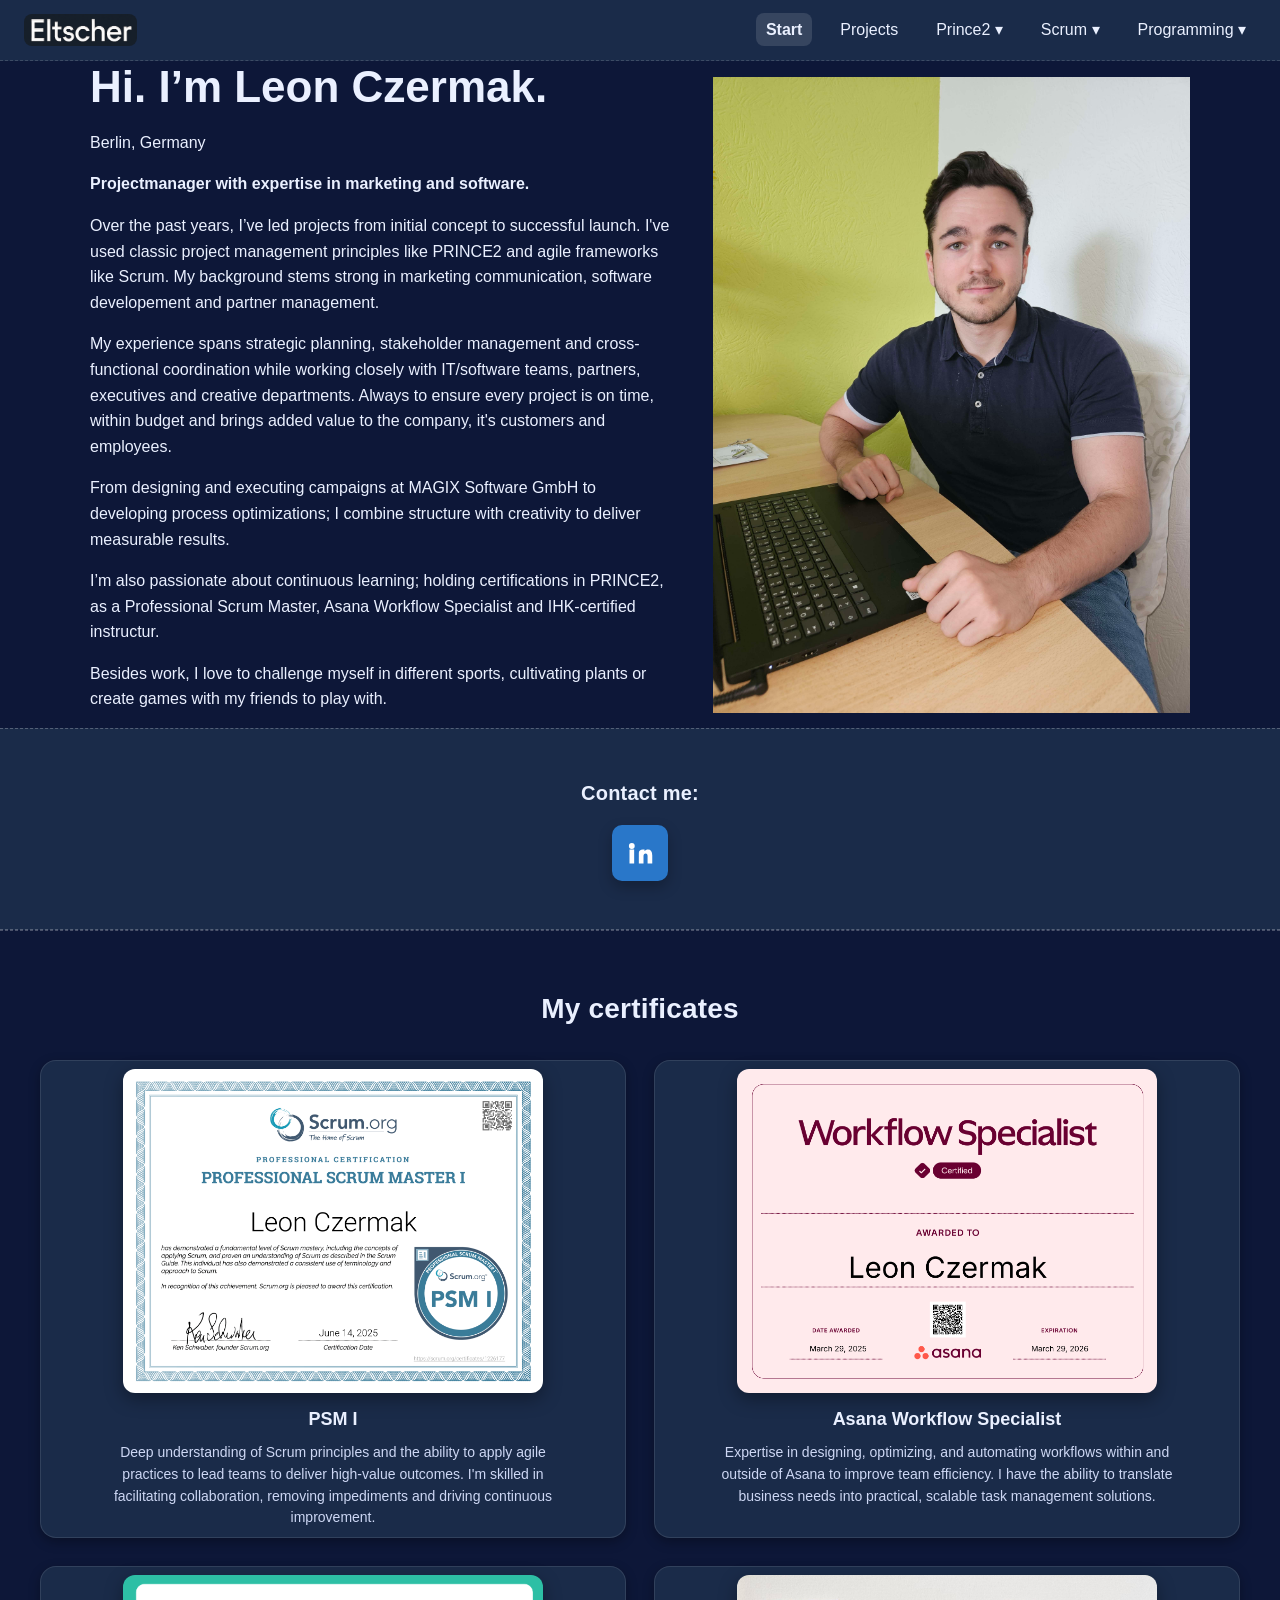
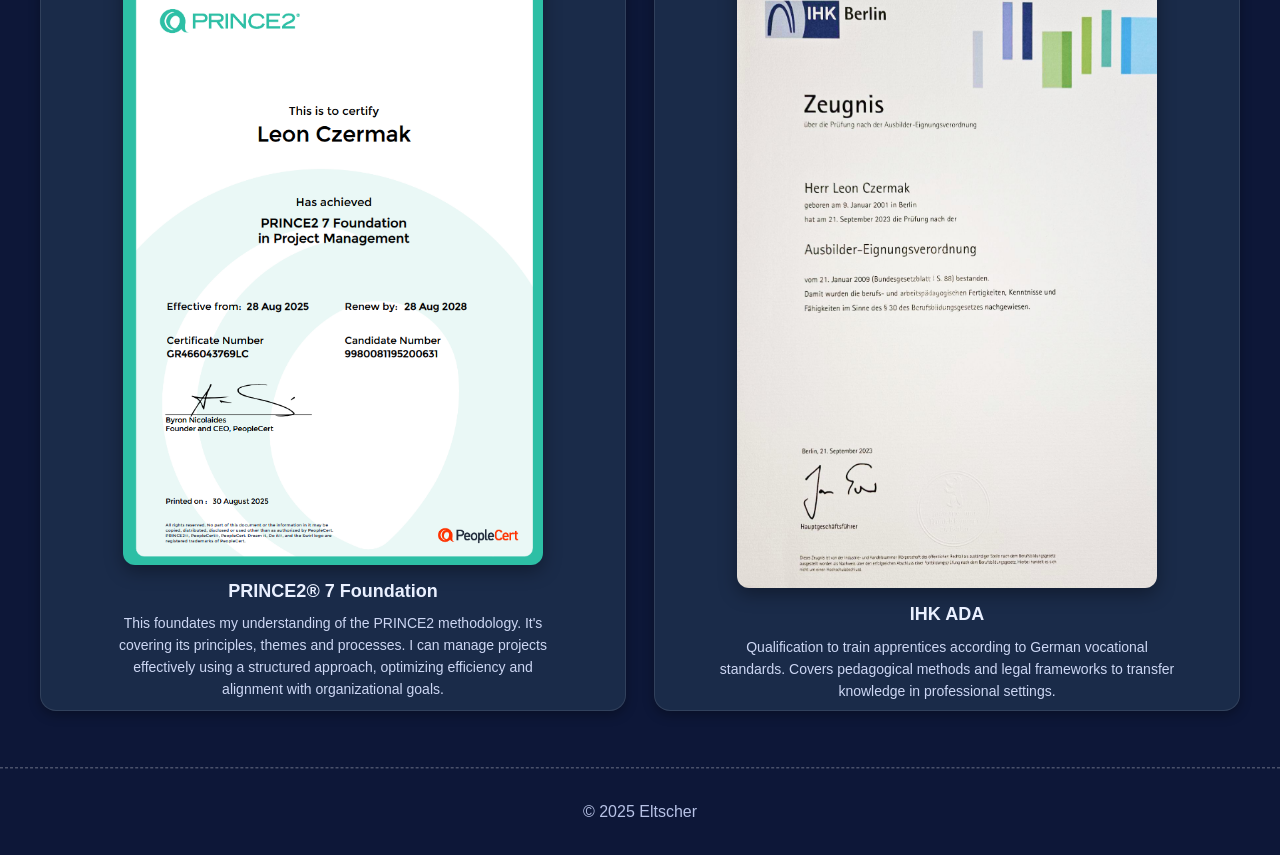
<file: index.html>
<!DOCTYPE html><html lang="en"><head><meta charset="utf-8"><meta name="viewport" content="width=device-width,initial-scale=1">
<title>Eltscher — Start</title><link rel="stylesheet" href="style.css"></head><body>
<link rel="stylesheet" href="https://cdnjs.cloudflare.com/ajax/libs/font-awesome/6.5.0/css/all.min.css">

  <header class="navbar">
    <div class="inner">
      <div class="brand">
        <img src="assets/logo.jpg" alt="Eltscher logo" class="logo">
      </div>
      <ul class="nav">
        <li><a href="index.html">Start</a></li>
        <li><a href="projects.html">Projects</a></li>
        <li class="dropdown"><a href="#">Prince2 ▾</a><div class="menu"><a href="prince2.html">Templates for Beginners</a></div></li>
        <li class="dropdown"><a href="#">Scrum ▾</a><div class="menu"><a href="scrum.html">Marketing Campaign</a></div></li>
        <li class="dropdown"><a href="#">Programming ▾</a><div class="menu"><a href="programming.html">Templates</a></div></li>
      </ul>
    </div> 
  </header>

<section class="hero container">
  <div class="grid">
    <div>
      <h1>Hi. I’m Leon Czermak.</h1>
	  <p>Berlin, Germany</p>
      <p><strong>Projectmanager with expertise in marketing and software.</strong></p>
	  <p>Over the past years, I’ve led projects from initial concept to successful launch. I've used classic project management principles like PRINCE2 and agile frameworks like Scrum. My background stems strong in marketing communication, software developement and partner management.</p>
	  <p>My experience spans strategic planning, stakeholder management and cross-functional coordination while working closely with IT/software teams, partners, executives and creative departments. Always to ensure every project is on time, within budget and brings added value to the company, it's customers and employees.</p>
	  <p>From designing and executing campaigns at MAGIX Software GmbH to developing process optimizations; I combine structure with creativity to deliver measurable results.</p>
	  <p>I’m also passionate about continuous learning; holding certifications in PRINCE2, as a Professional Scrum Master, Asana Workflow Specialist and IHK-certified instructur.</p>
	  <p>Besides work, I love to challenge myself in different sports, cultivating plants or create games with my friends to play with. </p>
    </div>
    <div>
      <img src="assets/leon-photo.jpg" alt="Leon profile photo" width="100%" height="100%">
    </div>
  </div>
</section>
<section class="contact-section" aria-labelledby="contact-title">
  <div class="contact-inner">
    <h2 id="contact-title">Contact me:</h2>

    <a class="btn-linkedin"
       href="https://de.linkedin.com/in/leon-czermak"
       target="_blank" rel="noopener">
      <span class="sr-only"></span>
      <!-- LinkedIn icon (SVG) -->
      <svg viewBox="0 0 24 24" aria-hidden="true" width="100%" height="100%">
        <path d="M4.98 3.5a2.5 2.5 0 1 1 0 5.001 2.5 2.5 0 0 1 0-5zM3 9h4v12H3zM14.5 9c-2.21 0-3.5 1.265-3.5 3.004V21h4v-6.3c0-1.32.66-2.2 1.86-2.2 1.12 0 1.64.79 1.64 2.2V21h4v-6.9C22.5 10.67 21.16 9 18.86 9c-1.18 0-2.28.5-3.01 1.36V9h-1.35z"/>
      </svg>
    </a>
  </div>
</section>
<!-- Certificates Section -->
<section class="certs" aria-labelledby="certs-title">
  <div class="certs__inner">
    <h2 id="certs-title">My certificates</h2>

    <div class="certs__grid">
      <!-- PSM I -->
      <article class="cert">
        <img src="assets/cert-psm1.jpg" alt="Professional Scrum Master I certificate">
        <h3>PSM I</h3>
        <p>Deep understanding of Scrum principles and the ability to apply agile practices to lead teams to deliver high-value outcomes. I'm skilled in facilitating collaboration, removing impediments and driving continuous improvement.<p>
      </article>

      <!-- Asana Workflow Specialist -->
      <article class="cert">
        <img src="assets/cert-asana.jpg" alt="Asana Workflow Specialist certificate">
        <h3>Asana Workflow Specialist</h3>
        <p>Expertise in designing, optimizing, and automating workflows within and outside of Asana to improve team efficiency. I have the ability to translate business needs into practical, scalable task management solutions.<p>
      </article>

      <!-- PRINCE2 7 Foundation -->
      <article class="cert">
        <img src="assets/cert-prince2.jpg" alt="PRINCE2 7 Foundation certificate">
        <h3>PRINCE2® 7 Foundation</h3>
        <p>This foundates my understanding of the PRINCE2 methodology. It's covering its principles, themes and processes. I can manage projects effectively using a structured approach, optimizing efficiency and alignment with organizational goals.<p>
      </article>

      <!-- IHK ADA -->
      <article class="cert">
        <img src="assets/cert-ihk-ada.jpg" alt="IHK Ausbildereignungsprüfung (ADA) certificate">
        <h3>IHK ADA</h3>
        <p>Qualification to train apprentices according to German vocational standards. Covers pedagogical methods and legal frameworks to transfer knowledge in professional settings.<p>
      </article>
    </div>
  </div>
</section>
<footer>© 2025 Eltscher</footer>

<script>
  const observer = new IntersectionObserver((entries) => {
    entries.forEach(e => {
      if (e.isIntersecting) {
        e.target.classList.add('visible');
      }
    });
  }, { threshold: 0.15 });

  document.querySelectorAll('.cert, .project-card, .scrum-card, .card')
    .forEach(el => observer.observe(el));
</script>
<script>
  document.querySelectorAll('.nav a').forEach(link => {
    if (link.href === location.href) {
      link.style.background = 'rgba(255,255,255,0.12)';
      link.style.fontWeight = '700';
    }
  });
</script>
<script>
  const h1 = document.querySelector('.hero h1');
  const text = h1.textContent;
  h1.textContent = '';
  let i = 0;
  const type = () => {
    if (i < text.length) {
      h1.textContent += text[i++];
      setTimeout(type, 55);
    }
  };
  type();
</script>
<button id="top-btn" onclick="window.scrollTo({top:0,behavior:'smooth'})"
  style="position:fixed;bottom:28px;right:28px;display:none;
         background:#2f75ff;color:#fff;border:none;border-radius:50%;
         width:44px;height:44px;font-size:20px;cursor:pointer;z-index:999">↑</button>

<script>
  const btn = document.getElementById('top-btn');
  window.addEventListener('scroll', () => {
    btn.style.display = window.scrollY > 300 ? 'block' : 'none';
  });
</script>
</body></html>
</file>
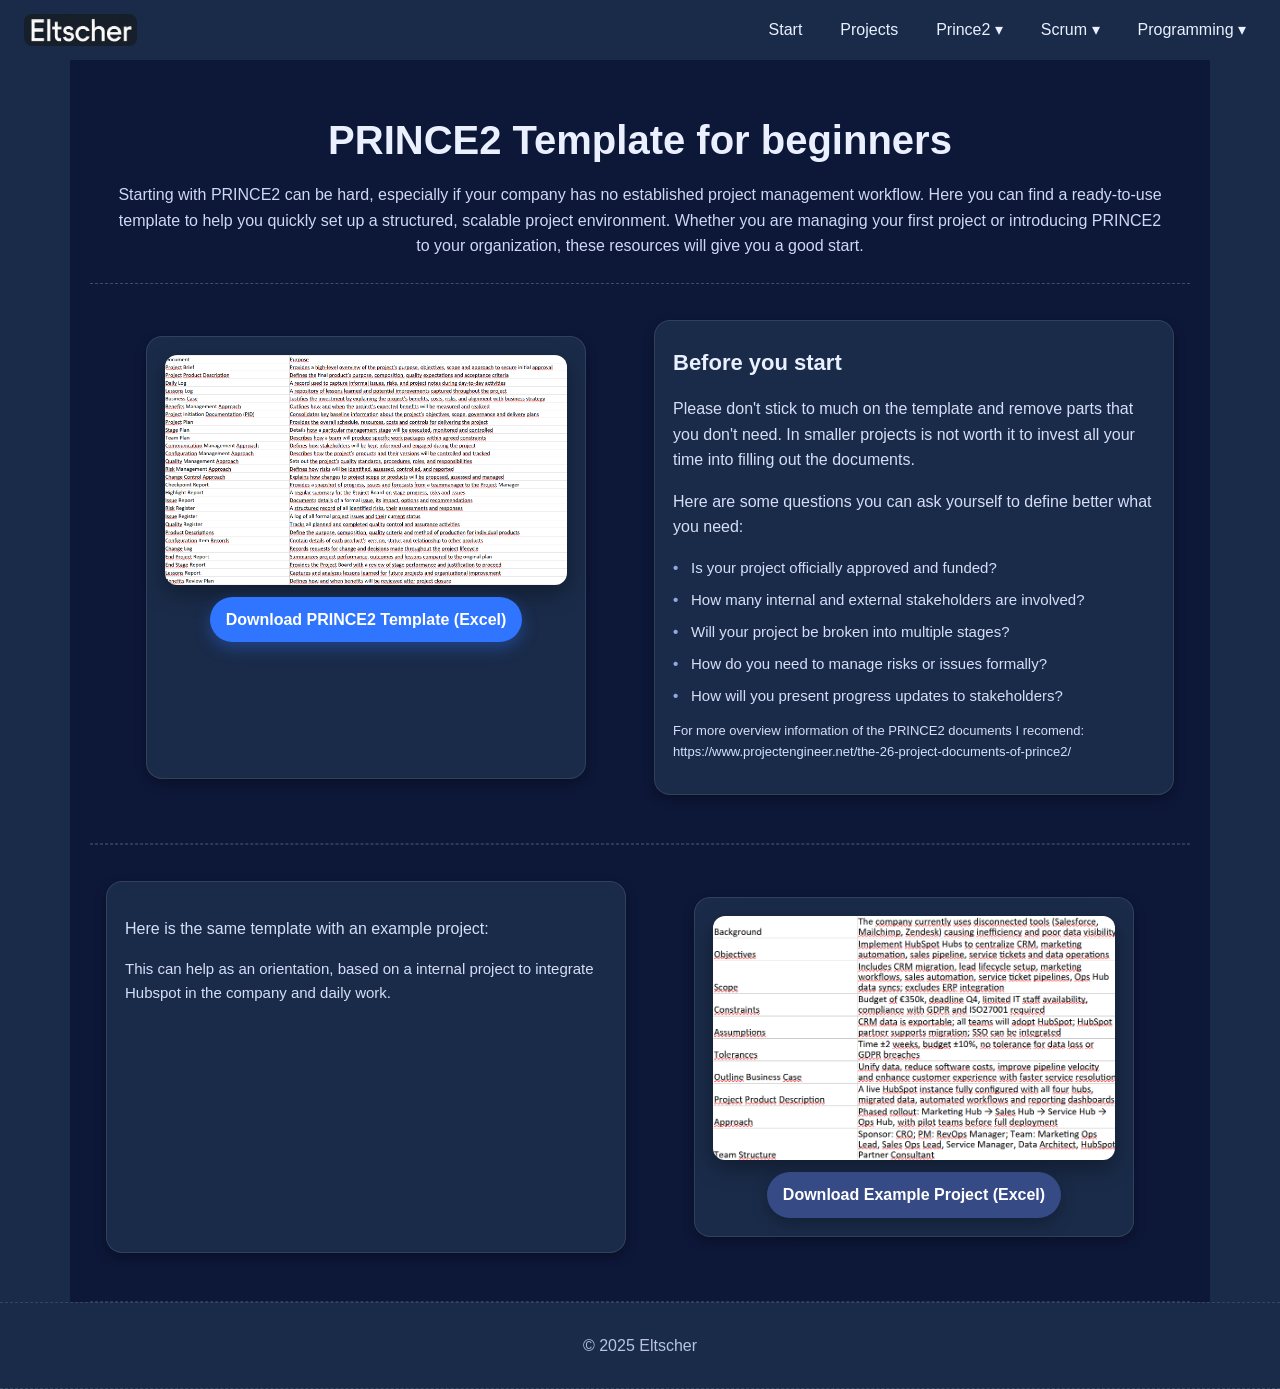
<file: prince2.html>
<!DOCTYPE html><html lang="en"><head><meta charset="utf-8"><meta name="viewport" content="width=device-width,initial-scale=1">
<title>PRINCE2 Templates — Eltscher</title><link rel="stylesheet" href="style.css"></head><body>
<link rel="stylesheet" href="https://cdnjs.cloudflare.com/ajax/libs/font-awesome/6.5.0/css/all.min.css">
  <header class="navbar">
    <div class="inner">
      <div class="brand">
        <img src="assets/logo.jpg" alt="Eltscher logo" class="logo">
      </div>
      <ul class="nav">
        <li><a href="index.html">Start</a></li>
        <li><a href="projects.html">Projects</a></li>
        <li class="dropdown"><a href="#">Prince2 ▾</a><div class="menu"><a href="prince2.html">Templates for Beginners</a></div></li>
        <li class="dropdown"><a href="#">Scrum ▾</a><div class="menu"><a href="scrum.html">Marketing Campaign</a></div></li>
		<li class="dropdown"><a href="#">Programming ▾</a><div class="menu"><a href="programming.html">Templates</a></div></li>
      </ul>
    </div>
	<section class="p2-wrap" aria-labelledby="p2-title">
  <header class="p2-hero">
    <h1 id="p2-title">PRINCE2 Template for beginners</h1>
    <p class="p2-lead">
      Starting with PRINCE2 can be hard, especially if your company has no established project management workflow. 
	  Here you can find a ready-to-use template to help you quickly set up a structured, scalable project environment. 
	  Whether you are managing your first project or introducing PRINCE2 to your organization, these resources will give you a good start.

  </header>

<section class="p2-row">
    <figure class="p2-box p2-media">
      <img src="assets/prince2_sheet.png" alt="Preview of PRINCE2 Excel template">
      <figcaption>
        <a class="btn btn-primary"
           href="downloads/PRINCE2_Template.xlsx"
           download>Download PRINCE2 Template (Excel)</a>
      </figcaption>
    </figure>

    <aside class="p2-box p2-note" aria-label="Getting started note">
      <h2 class="p2-subtitle">Before you start</h2>
      <p>Please don't stick to much on the template and remove parts that you don't need. In smaller projects is not worth it to invest all your time into filling out the documents.</p>
	  <p>Here are some questions you can ask yourself to define better what you need:</p>
      <ol>
        <li>Is your project officially approved and funded?</li>
        <li>How many internal and external stakeholders are involved?</li>
        <li>Will your project be broken into multiple stages?</li>
        <li>How do you need to manage risks or issues formally?</li>
        <li>How will you present progress updates to stakeholders?</li>
      </ol>
      <p class="p2-footnote">
        For more overview information of the PRINCE2 documents I recomend: <br>  <a href="https://www.projectengineer.net/the-26-project-documents-of-prince2/">https://www.projectengineer.net/the-26-project-documents-of-prince2/</a>
      </p>
    </aside>
 </section>
 
    <hr class="p2-divider" aria-hidden="true">
	
<section class="p2-row">
    <div class="p2-box p2-note">
      <p>Here is the same template with an example project:</p>
      <ul>
        <p>This can help as an orientation, based on a internal project to integrate Hubspot in the company and daily work.</p>
      </ul>
    </div>

    <figure class="p2-box p2-media">
      <img src="assets/prince2_example.png" alt="Preview of HubSpot PRINCE2 example file">
	  <a class="btn btn-secondary"
         href="downloads/PRINCE2_Template_HubSpot.xlsx"
         download>Download Example Project (Excel)</a>
    </figure>
  </section>
</section>
  
<footer>© 2025 Eltscher</footer>
<script>
  document.querySelectorAll('.nav a').forEach(link => {
    if (link.href === location.href) {
      link.style.background = 'rgba(255,255,255,0.12)';
      link.style.fontWeight = '700';
    }
  });
</script>
<button id="top-btn" onclick="window.scrollTo({top:0,behavior:'smooth'})"
  style="position:fixed;bottom:28px;right:28px;display:none;
         background:#2f75ff;color:#fff;border:none;border-radius:50%;
         width:44px;height:44px;font-size:20px;cursor:pointer;z-index:999">↑</button>

<script>
  const btn = document.getElementById('top-btn');
  window.addEventListener('scroll', () => {
    btn.style.display = window.scrollY > 300 ? 'block' : 'none';
  });
</script>

</body></html>
</file>
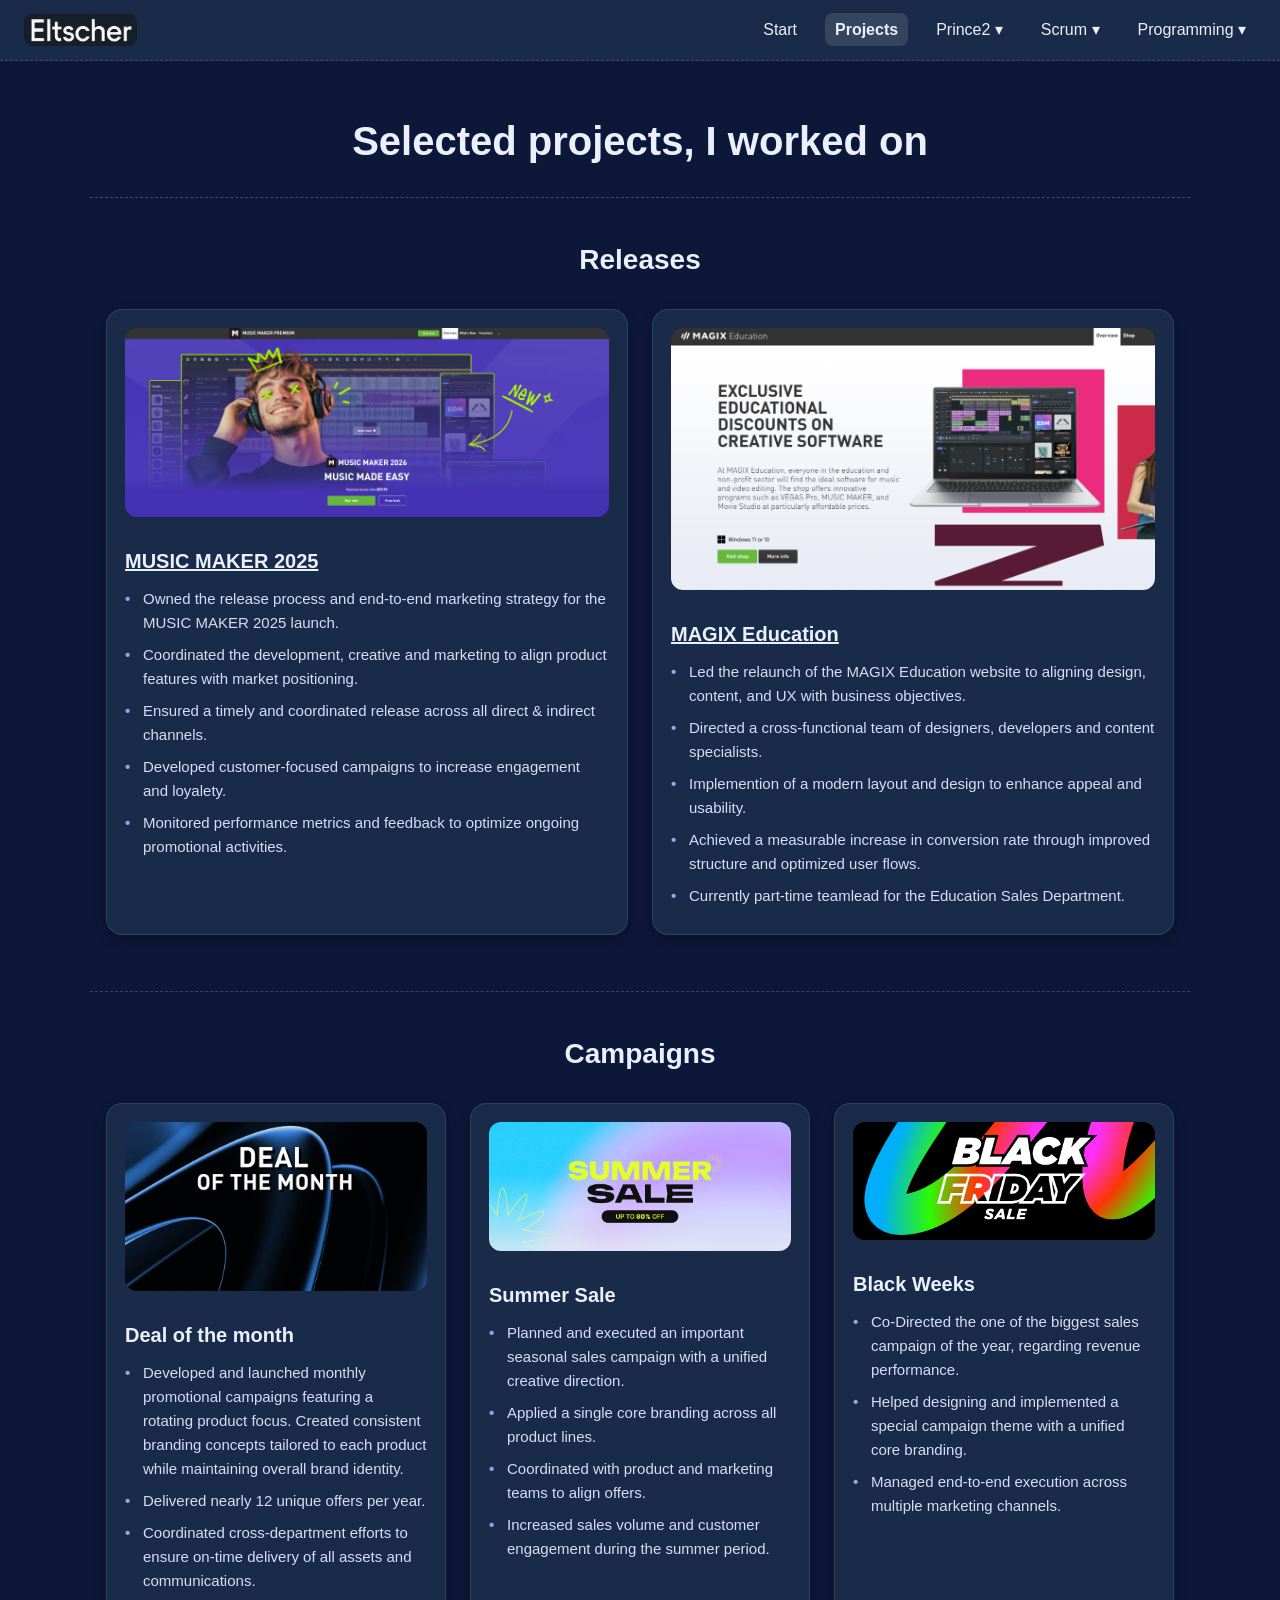
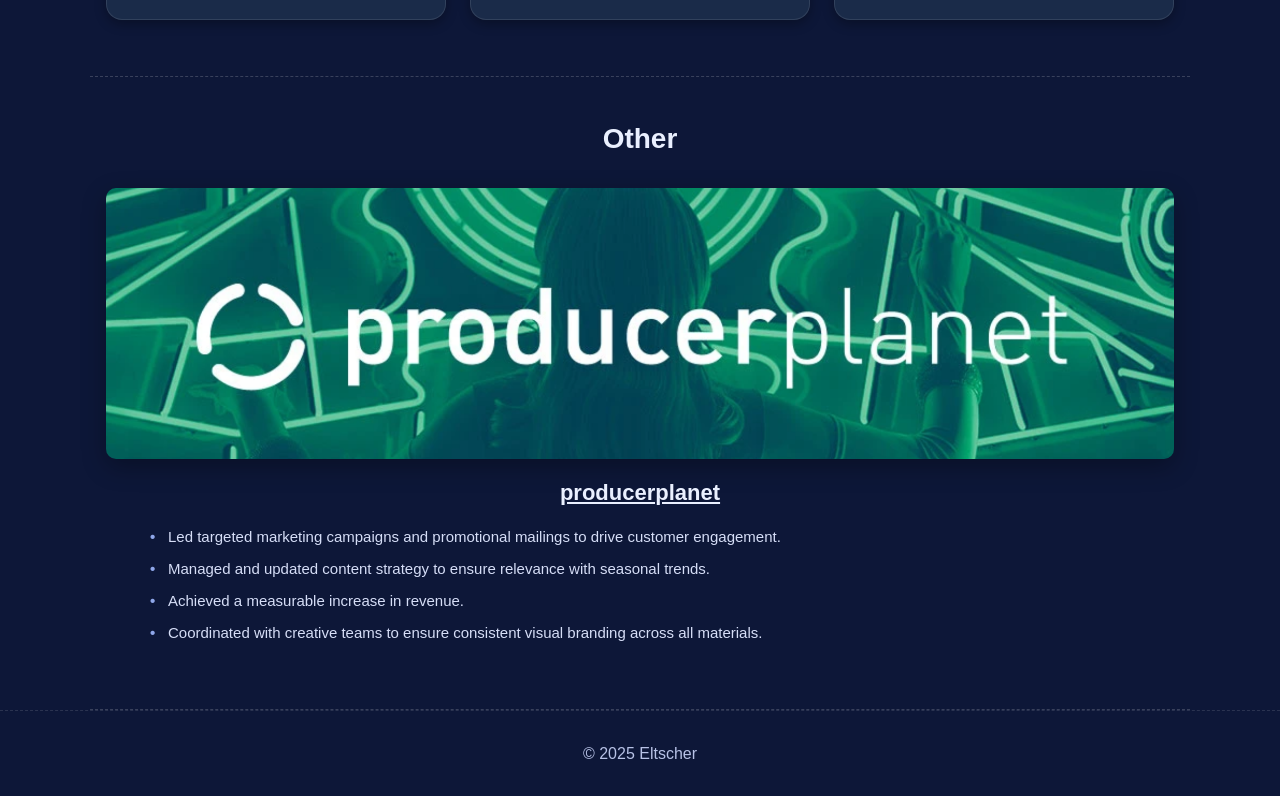
<file: projects.html>
<!DOCTYPE html><html lang="en"><head><meta charset="utf-8"><meta name="viewport" content="width=device-width,initial-scale=1">
<title>Projects — Eltscher</title><link rel="stylesheet" href="style.css"></head><body>
<link rel="stylesheet" href="https://cdnjs.cloudflare.com/ajax/libs/font-awesome/6.5.0/css/all.min.css">
  <header class="navbar">
    <div class="inner">
      <div class="brand">
        <img src="assets/logo.jpg" alt="Eltscher logo" class="logo">
      </div>
      <ul class="nav">
        <li><a href="index.html">Start</a></li>
        <li><a href="projects.html">Projects</a></li>
        <li class="dropdown"><a href="#">Prince2 ▾</a><div class="menu"><a href="prince2.html">Templates for Beginners</a></div></li>
        <li class="dropdown"><a href="#">Scrum ▾</a><div class="menu"><a href="scrum.html">Marketing Campaign</a></div></li>
        <li class="dropdown"><a href="#">Programming ▾</a><div class="menu"><a href="programming.html">Templates</a></div></li>
      </ul>
    </div>
  </header>

<main class="projects-wrap">
  <header class="projects-hero">
    <h1>Selected projects, I worked on</h1>
  </header>

  <!-- Releases -->
  <section class="proj-section" aria-labelledby="releases-title">
    <h2 id="releases-title" class="section-title">Releases</h2>

    <div class="project-grid-2">
      <article class="project-card">
        <img src="assets/project-music-maker.jpg" alt="MUSIC MAKER 2025 preview" width="50%" height="50%">
        <h3><a href="https://www.magix.com/us/music-editing/music-maker/" target="_blank" rel="noopener">MUSIC MAKER 2025</a></h3>
        <ul class="bullet">
          <li>Owned the release process and end-to-end marketing strategy for the MUSIC MAKER 2025 launch.</li>
          <li>Coordinated the development, creative and marketing to align product features with market positioning.</li>
          <li>Ensured a timely and coordinated release across all direct & indirect channels.</li>
		  <li>Developed customer-focused campaigns to increase engagement and loyalety.</li>
		  <li>Monitored performance metrics and feedback to optimize ongoing promotional activities.</li>
        </ul>
      </article>

      <article class="project-card">
        <img src="assets/project-education.jpg" alt="MAGIX Education site relaunch preview" width="50%" height="50%">
        <h3><a href="https://www.magix.com/int/education/" target="_blank" rel="noopener">MAGIX Education</a></h3>
        <ul class="bullet">
          <li>Led the relaunch of the MAGIX Education website to aligning design, content, and UX with business objectives.</li>
          <li>Directed a cross-functional team of designers, developers and content specialists.</li>
          <li>Implemention of a modern layout and design to enhance appeal and usability.</li>
		  <li>Achieved a measurable increase in conversion rate through improved structure and optimized user flows.</li>
		  <li>Currently part-time teamlead for the Education Sales Department.</li>
        </ul>
      </article>
    </div>
  </section>

  <!-- Campaigns -->
  <section class="proj-section" aria-labelledby="campaigns-title">
    <h2 id="campaigns-title" class="section-title">Campaigns</h2>

    <div class="project-grid-3">
      <article class="project-card">
        <img src="assets/campaign-deal-of-month.jpg" alt="Deal of the Month campaign visual" width="50%" height="50%">
        <h3>Deal of the month</h3>
        <ul class="bullet">
          <li>Developed and launched monthly promotional campaigns featuring a rotating product focus. Created consistent branding concepts tailored to each product while maintaining overall brand identity.</li>
          <li>Delivered nearly 12 unique offers per year.</li>
          <li>Coordinated cross-department efforts to ensure on-time delivery of all assets and communications.</li>
        </ul>
      </article>

      <article class="project-card">
        <img src="assets/campaign-summer-sale.jpg" alt="Summer Sale campaign visual" width="50%" height="50%">
        <h3>Summer Sale</h3>
        <ul class="bullet">
          <li>Planned and executed an important seasonal sales campaign with a unified creative direction.</li>
          <li>Applied a single core branding across all product lines.</li>
          <li>Coordinated with product and marketing teams to align offers.</li>
		  <li>Increased sales volume and customer engagement during the summer period.</li>
        </ul>
      </article>

      <article class="project-card">
        <img src="assets/campaign-black-weeks.jpg" alt="Black Weeks campaign visual" width="50%" height="50%">
        <h3>Black Weeks</h3>
        <ul class="bullet">
          <li>Co-Directed the one of the biggest sales campaign of the year, regarding revenue performance.</li>
          <li>Helped designing and implemented a special campaign theme with a unified core branding.</li>
          <li>Managed end-to-end execution across multiple marketing channels.</li>
        </ul>
      </article>
    </div>
  </section>

  <!-- Other -->
  <section class="proj-section" aria-labelledby="other-title">
    <h2 id="other-title" class="section-title">Other</h2>

    <article class="project-feature">
      <img src="assets/producer-planet-hero.jpg" alt="Producer Planet campaign visual" width="50%" height="50%">
      <h3><a href="https://producerplanet.com/gb/" target="_blank" rel="noopener">producerplanet</a></h3>
      <ul class="bullet">
        <li>Led targeted marketing campaigns and promotional mailings to drive customer engagement.</li>
        <li>Managed and updated content strategy to ensure relevance with seasonal trends.</li>
        <li>Achieved a measurable increase in revenue.</li>
        <li>Coordinated with creative teams to ensure consistent visual branding across all materials.</li>
      </ul>
    </article>
  </section>

</main>

<footer>© 2025 Eltscher</footer>
<script>
  document.querySelectorAll('.nav a').forEach(link => {
    if (link.href === location.href) {
      link.style.background = 'rgba(255,255,255,0.12)';
      link.style.fontWeight = '700';
    }
  });
</script>
<script>
  const observer = new IntersectionObserver((entries) => {
    entries.forEach(e => {
      if (e.isIntersecting) {
        e.target.classList.add('visible');
      }
    });
  }, { threshold: 0.15 });

  document.querySelectorAll('.cert, .project-card, .scrum-card, .card')
    .forEach(el => observer.observe(el));
</script>
<script>
  document.querySelectorAll('.nav a').forEach(link => {
    if (link.href === location.href) {
      link.style.background = 'rgba(255,255,255,0.12)';
      link.style.fontWeight = '700';
    }
  });
</script>
<button id="top-btn" onclick="window.scrollTo({top:0,behavior:'smooth'})"
  style="position:fixed;bottom:28px;right:28px;display:none;
         background:#2f75ff;color:#fff;border:none;border-radius:50%;
         width:44px;height:44px;font-size:20px;cursor:pointer;z-index:999">↑</button>

<script>
  const btn = document.getElementById('top-btn');
  window.addEventListener('scroll', () => {
    btn.style.display = window.scrollY > 300 ? 'block' : 'none';
  });
</script>
</body></html>
</file>
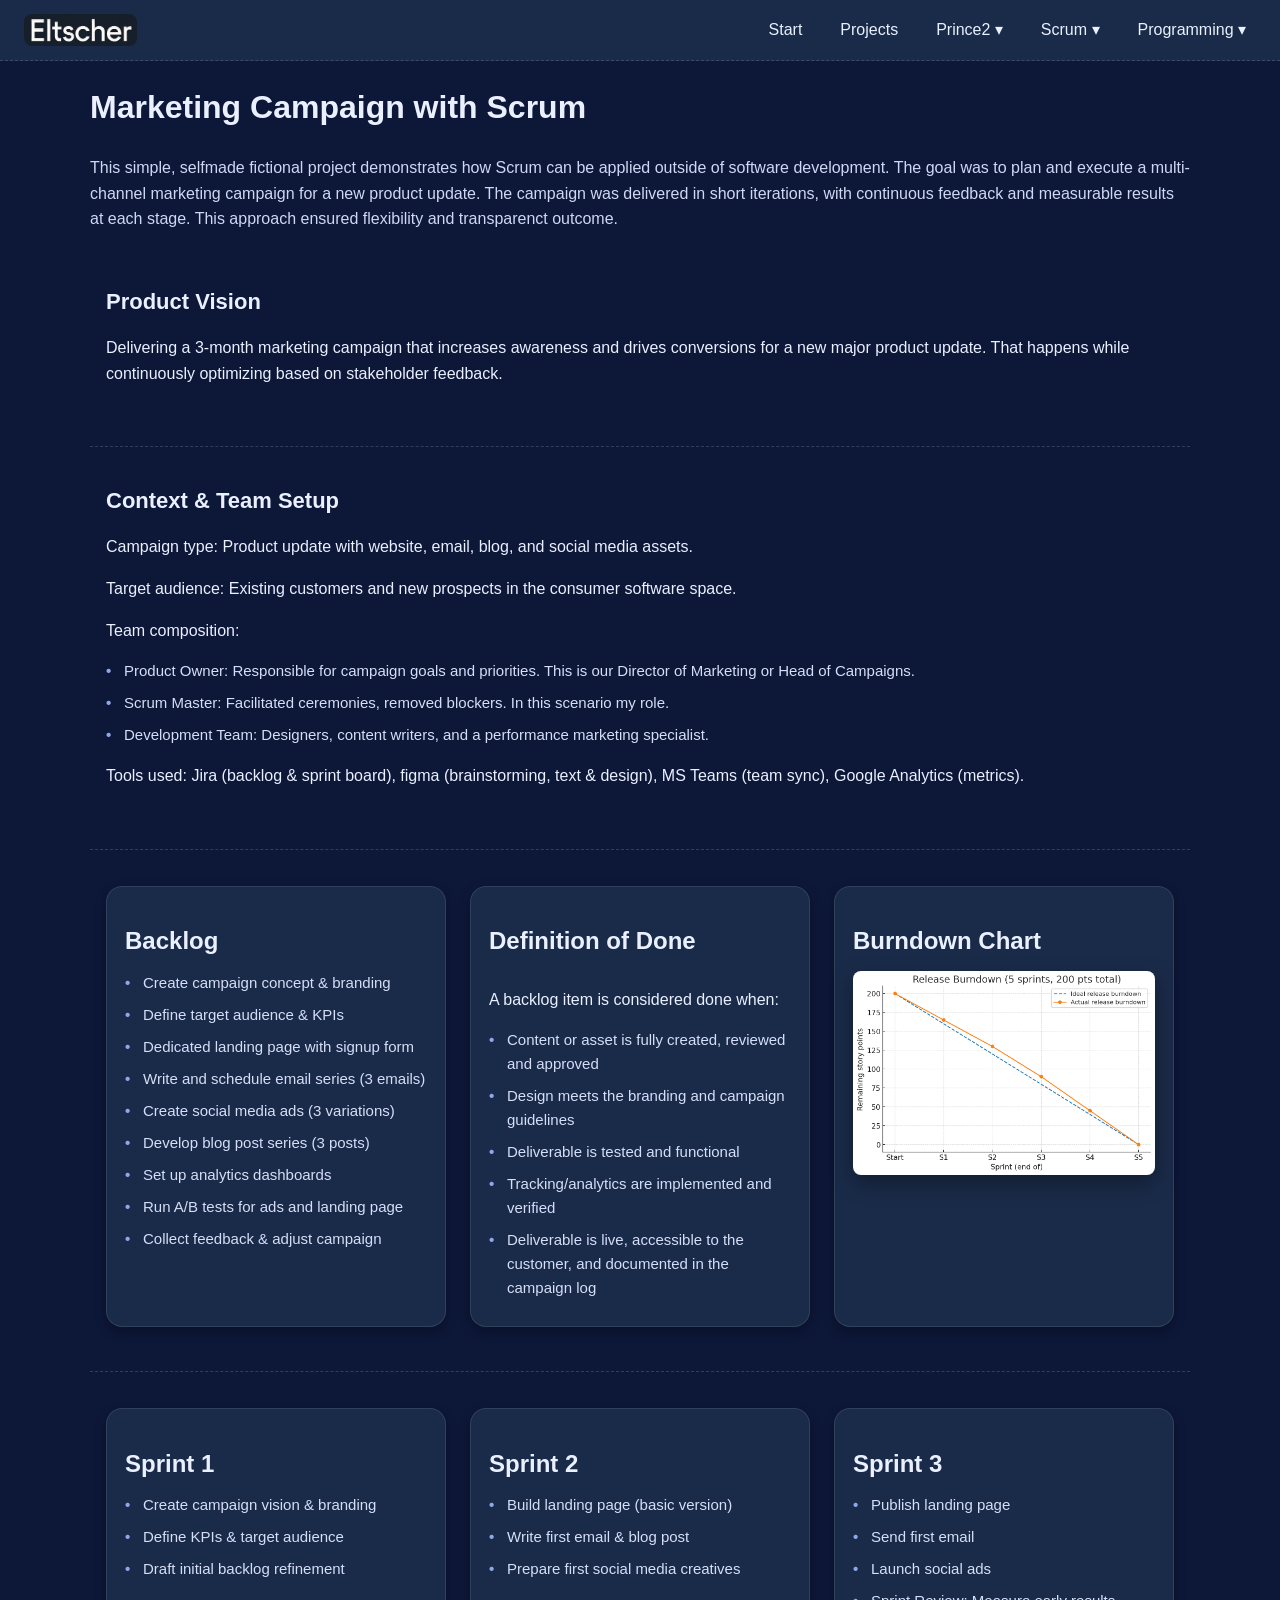
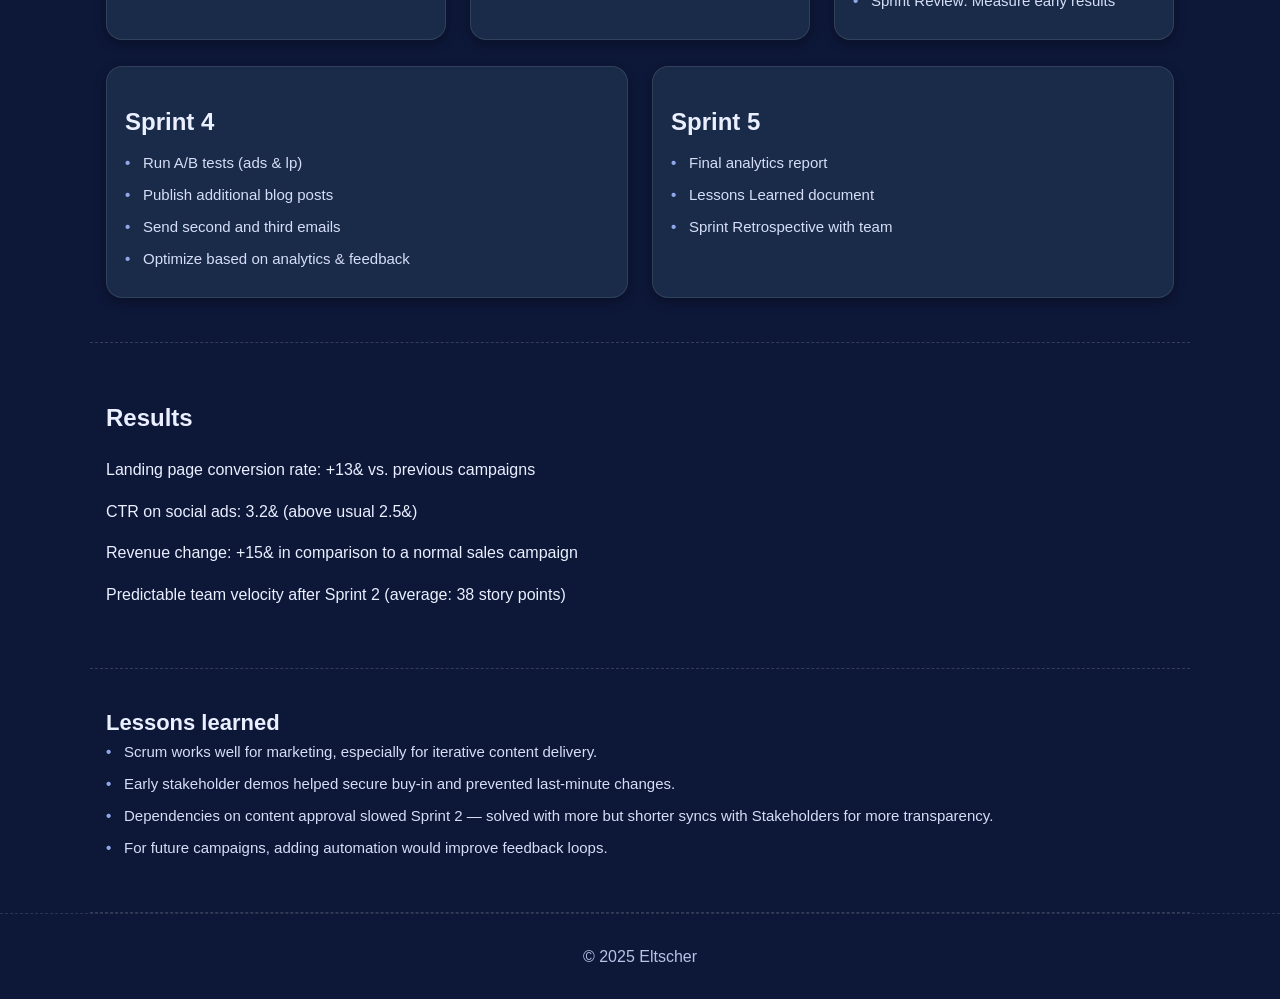
<file: scrum.html>
<!DOCTYPE html><html lang="en"><head><meta charset="utf-8"><meta name="viewport" content="width=device-width,initial-scale=1">
<title>Scrum — Eltscher</title><link rel="stylesheet" href="style.css"></head><body>
<link rel="stylesheet" href="https://cdnjs.cloudflare.com/ajax/libs/font-awesome/6.5.0/css/all.min.css">
  <header class="navbar">
    <div class="inner">
      <div class="brand">
        <img src="assets/logo.jpg" alt="Eltscher logo" class="logo">
      </div>
      <ul class="nav">
        <li><a href="index.html">Start</a></li>
        <li><a href="projects.html">Projects</a></li>
        <li class="dropdown"><a href="#">Prince2 ▾</a><div class="menu"><a href="prince2.html">Templates for Beginners</a></div></li>
        <li class="dropdown"><a href="#">Scrum ▾</a><div class="menu"><a href="scrum.html">Marketing Campaign</a></div></li>
        <li class="dropdown"><a href="#">Programming ▾</a><div class="menu"><a href="programming.html">Templates</a></div></li>
      </ul>
    </div>
  </header>
  
  <main class="scrum-wrap" aria-labelledby="scrum-title">
  <h1 id="scrum-title">Marketing Campaign with Scrum</h1>
    <p class="scrum-lead">
      This simple, selfmade fictional project demonstrates how Scrum can be applied outside of software development. 
	  The goal was to plan and execute a multi-channel marketing campaign for a new product update. 
	  The campaign was delivered in short iterations, with continuous feedback and measurable results at each stage. 
	  This approach ensured flexibility and transparenct outcome.
    </p>
	
	
<section class="scrum-section">
    <h2>Product Vision</h2>
    <p>
      Delivering a 3-month marketing campaign that increases awareness and drives conversions for a new major product update. 
	  That happens while continuously optimizing based on stakeholder feedback.
    </p>
  </section>
  
<section class="scrum-section">
    <h2>Context & Team Setup</h2>

    <p>Campaign type: Product update with website, email, blog, and social media assets.</p>
    <p>Target audience: Existing customers and new prospects in the consumer software space.</p>

    <p>Team composition:</p>
    <ul class="scrum-bullets">
      <li>Product Owner: Responsible for campaign goals and priorities. This is our Director of Marketing or Head of Campaigns.</li>
      <li>Scrum Master: Facilitated ceremonies, removed blockers. In this scenario my role.</li>
      <li>Development Team: Designers, content writers, and a performance marketing specialist.</li>
    </ul>

    <p>Tools used: Jira (backlog & sprint board), figma (brainstorming, text & design), MS Teams (team sync), Google Analytics (metrics).</p>
  </section>
  
  <section class="scrum-section">
    <div class="scrum-grid-3">

      <article class="scrum-card">
        <h3>Backlog</h3>
        <ul class="scrum-bullets">
          <li>Create campaign concept &amp branding</li>
          <li>Define target audience &amp KPIs</li>
          <li>Dedicated landing page with signup form</li>
          <li>Write and schedule email series (3 emails)</li>
          <li>Create social media ads (3 variations)</li>
          <li>Develop blog post series (3 posts)</li>
          <li>Set up analytics dashboards</li>
          <li>Run A/B tests for ads and landing page</li>
          <li>Collect feedback &amp; adjust campaign</li>
        </ul>
      </article>

      <article class="scrum-card">
        <h3>Definition of Done</h3>
        <p>A backlog item is considered done when:</p>
        <ul class="scrum-bullets">
          <li>Content or asset is fully created, reviewed and approved</li>
          <li>Design meets the branding and campaign guidelines</li>
          <li>Deliverable is tested and functional</li>
          <li>Tracking/analytics are implemented and verified</li>
          <li>Deliverable is live, accessible to the customer, and documented in the campaign log</li>
        </ul>
      </article>

      <article class="scrum-card">
        <h3>Burndown Chart</h3>
        <img src="assets/release_burndown.jpg" alt="Release Burndown (5 sprints, 200 pts total)" class="scrum-chart">
      </article>

    </div>
  </section>
  
  <section class="scrum-section">
    <div class="scrum-grid-3">
      <article class="scrum-card">
        <h3>Sprint 1</h3>
        <ul class="scrum-bullets">
          <li>Create campaign vision &amp; branding</li>
          <li>Define KPIs &amp; target audience</li>
          <li>Draft initial backlog refinement</li>
        </ul>
      </article>

      <article class="scrum-card">
        <h3>Sprint 2</h3>
        <ul class="scrum-bullets">
          <li>Build landing page (basic version)</li>
          <li>Write first email &amp; blog post</li>
          <li>Prepare first social media creatives</li>
        </ul>
      </article>

      <article class="scrum-card">
        <h3>Sprint 3</h3>
        <ul class="scrum-bullets">
          <li>Publish landing page</li>
          <li>Send first email</li>
          <li>Launch social ads</li>
          <li>Sprint Review: Measure early results</li>
        </ul>
      </article>
    </div>
<br>
    <div class="scrum-grid-2">
      <article class="scrum-card">
        <h3>Sprint 4</h3>
        <ul class="scrum-bullets">
          <li>Run A/B tests (ads &amp; lp)</li>
          <li>Publish additional blog posts</li>
          <li>Send second and third emails</li>
          <li>Optimize based on analytics &amp; feedback</li>
        </ul>
      </article>

      <article class="scrum-card">
        <h3>Sprint 5</h3>
        <ul class="scrum-bullets">
          <li>Final analytics report</li>
          <li>Lessons Learned document</li>
          <li>Sprint Retrospective with team</li>
        </ul>
      </article>
    </div>
  </section>
  
  <section class="scrum-section">
    <h1>Results</h1>
    <p>Landing page conversion rate: +13&amp vs. previous campaigns</p>
    <p>CTR on social ads: 3.2&amp (above usual 2.5&amp)</p>
    <p>Revenue change: +15&amp in comparison to a normal sales campaign</p>
    <p>Predictable team velocity after Sprint 2 (average: 38 story points)<p>
  </section>
  
  <section class="scrum-section">
    <h2>Lessons learned</h2>
    <ul class="scrum-bullets">
      <li>Scrum works well for marketing, especially for iterative content delivery.</li>
      <li>Early stakeholder demos helped secure buy-in and prevented last-minute changes.</li>
      <li>Dependencies on content approval slowed Sprint 2 — solved with more but shorter syncs with Stakeholders for more transparency.</li>
      <li>For future campaigns, adding automation would improve feedback loops.</li>
    </ul>
  </section>

</main>
<footer>© 2025 Eltscher</footer>
<script>
  const observer = new IntersectionObserver((entries) => {
    entries.forEach(e => {
      if (e.isIntersecting) {
        e.target.classList.add('visible');
      }
    });
  }, { threshold: 0.15 });

  document.querySelectorAll('.cert, .project-card, .scrum-card, .card')
    .forEach(el => observer.observe(el));
</script>
<script>
  document.querySelectorAll('.nav a').forEach(link => {
    if (link.href === location.href) {
      link.style.background = 'rgba(255,255,255,0.12)';
      link.style.fontWeight = '700';
    }
  });
</script>
<button id="top-btn" onclick="window.scrollTo({top:0,behavior:'smooth'})"
  style="position:fixed;bottom:28px;right:28px;display:none;
         background:#2f75ff;color:#fff;border:none;border-radius:50%;
         width:44px;height:44px;font-size:20px;cursor:pointer;z-index:999">↑</button>

<script>
  const btn = document.getElementById('top-btn');
  window.addEventListener('scroll', () => {
    btn.style.display = window.scrollY > 300 ? 'block' : 'none';
  });
</script>
</body></html>
</file>
<file: style.css>
:root{
  --bg:#0d1738;
  --bg-2:#1a2b49;
  --card:#10234f;
  --text:#eaf0ff;
  --muted:#b7c2e6;
  --gap:18px;
}
html { scroll-behavior: smooth; }
img { max-width: 100%; height: auto; display: block; }
html,body{margin:0;padding:0;background:var(--bg);color:var(--text);font-family:Helvetica Neue, Helvetica, Arial, sans-serif;line-height:1.6}
a{color:#cfe3ff;text-decoration:none}
a:hover{text-decoration:underline}
.container{max-width:1200px;margin:0 auto;padding:24px}
.navbar{position:sticky;top:0;background:var(--bg-2);border-bottom:1px dashed rgba(255,255,255,.15);z-index:50}
.navbar .inner{display:flex;align-items:center;justify-content:space-between;padding:14px 24px}
.brand{display:flex;align-items:center;gap:10px}
.brand .logo{height:32px;border-radius:8px}
.brand .name{font-weight:800;font-size:22px}
.nav{list-style:none;display:flex;gap:18px;margin:0;padding:0}
.nav a{color:var(--text);padding:8px 10px;border-radius:8px}
.nav a:hover{background:rgba(255,255,255,.06)}
.dropdown .menu{display:none;position:absolute;top:100%;left:0;background:var(--bg-2);padding:8px;border-radius:10px;border:1px solid rgba(255,255,255,.1)}
.dropdown:hover .menu{display:block}
.menu a{display:block;padding:8px 10px}
.hero{padding:60px 24px}
.hero .grid{display:grid;grid-template-columns:1.1fr .9fr;gap:40px;align-items:center}
.hero h1{font-size:44px;line-height:1.2;margin:0 0 10px}
.section{padding:40px 24px;border-top:1px dashed rgba(255,255,255,.12)}
.section h2{font-size:34px;margin:0 0 18px;text-align:center}
.lead{max-width:900px;margin:0 auto 26px;color:var(--muted);text-align:center}
.grid{display:grid;gap:var(--gap)}
.grid.cards{grid-template-columns:repeat(auto-fit,minmax(280px,1fr))}
.card{background:var(--card);border:1px solid rgba(255,255,255,.08);border-radius:14px;padding:18px;box-shadow:0 6px 20px rgba(0,0,0,.2)}
.card img{width:100%;border-radius:12px;display:block;margin-bottom:12px}
.list{padding-left:18px}
.gallery{display:grid;gap:10px}
.row-3{grid-template-columns:repeat(3,1fr)}
.row-2{grid-template-columns:repeat(2,1fr)}
footer{padding:30px 24px;text-align:center;color:var(--muted);border-top:1px dashed rgba(255,255,255,.12)}
.nav > li {
  position: relative;
}

.navbar { overflow: visible; }

.dropdown .menu{
  position: absolute;
  top: 100%;                   
  right: 0;                  
  left: auto;      
  z-index: 1000;

  background: #1a2b49;
  border: 1px solid rgba(255,255,255,.12);
  border-radius: 10px;
  padding: 8px;
  min-width: 220px;
  display: none;  
}

.dropdown:hover .menu { display: block; }

.dropdown .menu a{
  display:block;
  padding: 8px 10px;
  white-space: nowrap;
}
.contact-section{
  background:#1a2b49;
  color:#eaf0ff;
  padding:48px 16px;
  border-top:1px dashed rgba(255,255,255,.25);
  border-bottom:1px dashed rgba(255,255,255,.25);
  font-family:Helvetica Neue, Helvetica, Arial, sans-serif;
}
.contact-inner{
  max-width:1100px;
  margin:0 auto;
  text-align:center;
}
.contact-section h2{
  margin:0 0 16px;
  font-size:20px;
  font-weight:700;
  letter-spacing:.2px;
}

/* LinkedIn button */
.btn-linkedin{
  display:inline-flex;
  align-items:center;
  justify-content:center;
  width:56px; height:56px;
  border-radius:10px;
  background:#2977c9;               /* LinkedIn blue */
  box-shadow:0 6px 14px rgba(0,0,0,.25);
  transition:transform .15s ease, box-shadow .2s ease, background .2s ease;
}
.btn-linkedin:hover{ transform:translateY(-1px); box-shadow:0 10px 18px rgba(0,0,0,.32); }
.btn-linkedin:active{ transform:translateY(0); }
.btn-linkedin:focus{ outline:2px solid #cfe3ff; outline-offset:2px; }
.btn-linkedin svg{ width:28px; height:28px; fill:#fff; }

.sr-only{
  position:absolute !important;
  width:1px; height:1px;
  padding:0; margin:-1px;
  overflow:hidden; clip:rect(0,0,0,0);
  white-space:nowrap; border:0;
}
.certs{
  background:#0d1738;
  color:#eaf0ff;
  border-top:1px dashed rgba(255,255,255,.25);
  border-bottom:1px dashed rgba(255,255,255,.25);
  padding:56px 16px;
  font-family:Helvetica Neue,Helvetica,Arial,sans-serif;
}
.certs__inner{
  max-width:1200px;
  margin:0 auto;
}
.certs h2{
  text-align:center;
  margin:0 0 28px;
  font-size:28px;
  letter-spacing:.2px;
}
.certs__grid{
  display:grid;
  gap:28px;
  grid-template-columns:repeat(2, minmax(280px,1fr));
}
.cert{
  text-align:center;
  padding:8px 12px;
}
.cert img{
  width:100%;
  max-width:420px;            
  height:auto;
  display:block;
  margin:0 auto 12px;
  border-radius:8px;
  box-shadow:0 6px 18px rgba(0,0,0,.35);
  background:#1a2b49;        
}
.cert h3{
  margin:8px 0 8px;
  font-size:18px;
}
.cert p{
  margin:0 auto;
  max-width:460px;
  color:#cdd7f4;
  font-size:14px;
  line-height:1.55;
}

@media (max-width: 820px){
  .certs__grid{ grid-template-columns:1fr; }
  .cert img{ max-width:520px; }
}
.projects-wrap{
  font-family:Helvetica Neue, Helvetica, Arial, sans-serif;
  color:#eaf0ff;
  background:#0d1738;
}

.projects-hero{
  padding:48px 16px 24px;
  border-bottom:1px dashed rgba(255,255,255,.22);
  text-align:center;
}
.projects-hero h1{
  margin:0;
  font-size:40px;
  font-weight:800;
}

.proj-section{
  padding:40px 16px 56px;
  border-bottom:1px dashed rgba(255,255,255,.18);
}
.section-title{
  text-align:center;
  font-size:28px;
  margin:0 auto 26px;
}

.project-grid-2,
.project-grid-3{
  max-width:1200px;
  margin:0 auto;
  display:grid;
  gap:28px;
}
.project-grid-2{ grid-template-columns: repeat(2, minmax(280px, 1fr)); }
.project-grid-3{ grid-template-columns: repeat(3, minmax(240px, 1fr)); }

.project-card{
  background:#1a2b49;
  border:1px solid rgba(255,255,255,.1);
  border-radius:12px;
  padding:18px;
  box-shadow:0 6px 18px rgba(0,0,0,.25);
}
.project-card img{
  width:100%;
  height:auto;
  display:block;
  border-radius:8px;
  margin-bottom:12px;
}
.project-card h3{
  margin:6px 0 10px;
  font-size:20px;
}
.project-card h3 a{ color:#eaf0ff; text-decoration:underline; }

.bullet{
  margin:0;
  padding-left:20px;
  color:#cdd7f4;
  line-height:1.55;
}

/* Feature block (Other) */
.project-feature{
  max-width:1200px;
  margin:0 auto;
  text-align:center;
}
.project-feature img{
  width:100%;
  max-width:1100px;
  margin:0 auto 16px;
  display:block;
  border-radius:10px;
  box-shadow:0 8px 24px rgba(0,0,0,.3);
}
.project-feature h3{
  margin:8px 0 14px;
  font-size:22px;
}
.project-feature h3 a{ color:#eaf0ff; text-decoration:underline; }
.project-feature .bullet{
  max-width:980px;
  margin:0 auto;
  text-align:left;
}

/* Responsive */
@media (max-width: 1100px){
  .project-grid-3{ grid-template-columns: repeat(2, minmax(240px, 1fr)); }
}
@media (max-width: 740px){
  .project-grid-2{ grid-template-columns: 1fr; }
  .project-grid-3{ grid-template-columns: 1fr; }
  .projects-hero h1{ font-size:32px; }
}
.p2-wrap{
  font-family:Helvetica Neue, Helvetica, Arial, sans-serif;
  color:#eaf0ff;
  background:#0d1738;
}

.p2-hero{
  padding:48px 16px 24px;
  border-bottom:1px dashed rgba(255,255,255,.22);
  text-align:center;
}
.p2-hero h1{
  margin:0 0 10px;
  font-size:40px;
  font-weight:800;
}
.p2-lead{
  max-width:1050px;
  margin:0 auto;
  color:#cfd8f3;
  line-height:1.6;
}

.p2-row{
  display:grid;
  grid-template-columns: 1fr 1fr;
  gap:28px;
  max-width:1200px;
  padding:36px 16px 48px;
  margin:0 auto;
  border-bottom:1px dashed rgba(255,255,255,.14);
}

.p2-box{
  background:#1a2b49;
  border:1px solid rgba(255,255,255,.1);
  border-radius:12px;
  padding:18px;
  box-shadow:0 6px 18px rgba(0,0,0,.28);
}

.p2-media{
  text-align:center;
}
.p2-media img{
  width:100%;
  height:auto;
  display:block;
  border-radius:10px;
  box-shadow:0 8px 22px rgba(0,0,0,.35);
  margin:0 0 12px;
}
.p2-media figcaption{ margin-top:8px; }

.p2-note h2.p2-subtitle{
  margin:6px 0 10px;
  font-size:22px;
}
.p2-note p{ color:#d6def7; }
.p2-note ol, .p2-note ul{
  margin:10px 0 12px;
  padding-left:20px;
  color:#d6def7;
  line-height:1.55;
}
.p2-footnote{
  font-size:13px;
  color:#b9c6ee;
}

.p2-divider{
  width:100%;
  border:0;
  border-top:1px dashed rgba(255,255,255,.14);
  margin:0;
}

/* Buttons */
.btn{
  display:inline-block;
  padding:10px 14px;
  border-radius:10px;
  text-decoration:none;
  font-weight:600;
  transition:transform .1s ease, box-shadow .2s ease, background .2s ease;
}
.btn:active{ transform:translateY(1px); }
.btn-primary{
  background:#2f75ff; color:#fff;
  box-shadow:0 6px 16px rgba(47,117,255,.35);
}
.btn-primary:hover{ background:#2464dd; }
.btn-secondary{
  background:#364b86; color:#fff;
  box-shadow:0 6px 16px rgba(0,0,0,.25);
}
.btn-secondary:hover{ background:#31467c; }

/* Responsive */
@media (max-width: 980px){
  .p2-row{ grid-template-columns:1fr; }
  .p2-hero h1{ font-size:34px; }
}


.scrum-wrap{
  font-family:Helvetica Neue, Helvetica, Arial, sans-serif;
  color:#eaf0ff;
  background:#0d1738;
   max-width: 1100px;
  margin: 0 auto;
  padding: 0 20px; 
}

.scrum-hero{
  padding:48px 16px 24px;
  border-bottom:1px dashed rgba(255,255,255,.22);
}
.scrum-hero h1{
  max-width: 1000px;
  margin: 0 auto;
  font-size:40px;
  font-weight:800;
}
.scrum-lead{
  max-width:1100px;
  color:#cfd8f3;
  line-height:1.6;
}

.scrum-section{
  padding:36px 16px 44px;
  border-bottom:1px dashed rgba(255,255,255,.16);
}
.scrum-section > h2{
  max-width: 1000px;
  margin: 0 auto;
  font-size:22px;
  font-weight:700;
}

.scrum-section h2 {
  margin-left: 0;  
  padding-left: 0; 
  font-size: 22px;
  font-weight: 700;
  display: block;
}

.scrum-section p,
.scrum-section ul,
.scrum-section ol {
  margin-left: 0;     
  padding-left: 0;
}
.sprint-grid {
  display: grid;
  grid-template-columns: repeat(auto-fit, minmax(280px, 1fr));
  gap: 24px;
  margin-bottom: 40px; 
}
.sprint-card {
  background-color: #1a2b49;
  border-radius: 10px;
  padding: 20px;
  color: #fff;
}
.sprint-grid {
  display: grid;
  grid-template-columns: repeat(auto-fit, minmax(280px, 1fr));
  column-gap: 24px;  
  row-gap: 60px;
}

.scrum-grid-3,
.scrum-grid-2{
  max-width:1200px;
  margin:0 auto;
  display:grid;
  gap:24px;
    grid-template-columns: repeat(auto-fit, minmax(280px, 1fr));
  column-gap: 24px;  
  row-gap: 60px;
}
.scrum-grid-3{ grid-template-columns: repeat(3, minmax(240px, 1fr)); }
.scrum-grid-2{ grid-template-columns: repeat(2, minmax(240px, 1fr)); }

.scrum-card{
  background:#1a2b49;
  border:1px solid rgba(255,255,255,.1);
  border-radius:12px;
  padding:18px;
  box-shadow:0 6px 18px rgba(0,0,0,.28);
  display:flex;
  flex-direction:column;
}
.scrum-card h3{
  margin:6px 0 10px;
  font-size:24px;
  font-weight:800;
  min-height:48px;      
  display:flex; align-items:flex-end;
}

/* bullets */
.scrum-bullets{
  list-style:none;
  padding-left:0;
  margin:0;
  color:#d6def7;
  font-size:16px;              
  line-height:1.65;
}
.scrum-bullets li{
  position:relative;
  padding-left:18px;
  margin-bottom:8px;
}
.scrum-bullets li::before{
  content:"•";
  position:absolute; left:0; top:0;
  color:#8fa7e9; font-weight:700;
}

.scrum-chart{
  width:100%; height:auto; display:block;
  border-radius:8px;
  box-shadow:0 8px 22px rgba(0,0,0,.35);
  background:#0d1738;
}

@media (max-width: 1100px){
  .scrum-grid-3{ grid-template-columns: repeat(2, minmax(240px, 1fr)); }
  .scrum-hero h1{ font-size:34px; }
}
@media (max-width: 740px){
  .scrum-grid-3{ grid-template-columns: 1fr; }
  .scrum-grid-2{ grid-template-columns: 1fr; }
  .scrum-hero h1{ font-size:30px; }
}


.programming-templates {
  text-align: center;
  padding: 60px 20px;
}

.template-grid {
  display: grid;
  grid-template-columns: repeat(auto-fit, minmax(280px, 1fr));
  gap: 40px;
  margin-top: 40px;
}

.template-card {
  background: #1a2b49;
  border-radius: 12px;
  padding: 20px;
  text-align: center;
  color: #fff;
  box-shadow: 0 4px 12px rgba(0,0,0,0.3);
  transition: transform 0.2s ease-in-out;
}

.template-card:hover {
  transform: translateY(-5px);
}

.template-card img {
  width: 60px;
  margin-bottom: 15px;
}

.btn-download {
  display: inline-block;
  margin-top: 15px;
  padding: 10px 20px;
  background: #0d1738;
  color: #fff;
  border-radius: 6px;
  text-decoration: none;
  font-weight: bold;
  transition: background 0.3s;
}

.btn-download:hover {
  background: #2a3e6b;
}

.container, .projects-wrap, .scrum-wrap, .p2-wrap, .programming-templates {
  max-width: 1100px;
  margin: 0 auto;
  padding: 0 20px;
}

section h1, section h2, section h3,
.scrum-section h2, .project-card h3, .cert h3 {
  margin-left: 0;
  padding-left: 0;
}
section p, section ul, section ol,
.scrum-section p, .scrum-section ul, .scrum-section ol {
  margin-left: 0;
  padding-left: 0;
}

.card, .template-card, .project-card, .cert, .scrum-card, .p2-box {
  background: #1a2b49;
  color: #eaf0ff;
  border-radius: 16px;
  border: 1px solid rgba(255,255,255,.10);
  box-shadow: 0 4px 12px rgba(0,0,0,.30);
  transition: transform .2s ease, box-shadow .2s ease;
}
.card:hover, .template-card:hover, .project-card:hover,
.cert:hover, .scrum-card:hover, .p2-box:hover {
  transform: translateY(-6px);
  box-shadow: 0 10px 24px rgba(0,0,0,.45);
}

.card img, .template-card img, .project-card img, .cert img, .p2-media img {
  border-radius: 12px;
  transition: transform .3s ease;
}
.card img:hover, .template-card img:hover,
.project-card img:hover, .cert img:hover, .p2-media img:hover {
  transform: scale(1.03);
}

.project-card h3, .scrum-card h3 {
  margin: 8px 0 10px;
  font-weight: 700;
  min-height: 48px;              /* passt ggf. an */
  display: flex; align-items: flex-end;
}

.bullet, .project-card ul, .scrum-bullets, .p2-note ul, .p2-note ol {
  list-style: none;
  margin: 0;
  padding-left: 0;
  color: #d6def7;
  line-height: 1.6;
  font-size: 15px;
}
.bullet li, .project-card ul li, .scrum-bullets li,
.p2-note ul li, .p2-note ol li {
  position: relative;
  padding-left: 18px;
  margin-bottom: 8px;
}
.bullet li::before, .project-card ul li::before, .scrum-bullets li::before,
.p2-note ul li::before, .p2-note ol li::before {
  content: "•";
  position: absolute; left: 0; top: 0;
  color: #8fa7e9; font-weight: 700;
}

.navbar { overflow: visible; }
.nav > li { position: relative; }
.dropdown .menu{
  position: absolute;
  top: 100%;
  right: 0;         
  left: auto;
  z-index: 1000;
  background: #1a2b49;
  border: 1px solid rgba(255,255,255,.12);
  border-radius: 10px;
  padding: 8px;
  min-width: 220px;
  display: none;
}
.dropdown:hover .menu { display: block; }
.dropdown .menu a { display: block; padding: 8px 10px; white-space: nowrap; }


.sprint-grid, .scrum-grid-3, .scrum-grid-2, .project-grid-3, .project-grid-2 {
  display: grid;
  gap: 24px;            
}
.sprint-grid, .scrum-grid-3, .scrum-grid-2 {
  column-gap: 24px;
  row-gap: 60px;       
}


.btn, .btn-primary, .btn-secondary, .btn-download {
  display: inline-flex; align-items: center; justify-content: center;
  gap: 8px;
  padding: 10px 16px;
  border-radius: 999px;
  text-decoration: none;
  font-weight: 700;
  transition: background .25s ease, transform .15s ease, box-shadow .25s ease;
}
.btn-primary { background:#2f75ff; color:#fff; box-shadow:0 6px 16px rgba(47,117,255,.35); }
.btn-primary:hover { background:#2464dd; transform: translateY(-2px); }
.btn-secondary { background:#364b86; color:#fff; }
.btn-secondary:hover { background:#31467c; transform: translateY(-2px); }
.btn-download { background:#0d1738; color:#fff; }
.btn-download:hover { background:#2a3e6b; transform: translateY(-2px); }


i.fa, i.fas, i.fab, i.fa-solid, i.fa-regular, i.fa-brands {
  margin-right: 8px;     
  line-height: 1;
}

li i.fa, li i.fas, li i.fab { font-size: 0.95em; margin-right: 8px; }
.cert, .project-card, .scrum-card, .card {
  opacity: 0;
  transform: translateY(30px);
  transition: opacity 0.5s ease, transform 0.5s ease;
}
.cert.visible, .project-card.visible, .scrum-card.visible, .card.visible {
  opacity: 1;
  transform: translateY(0);
}
</file>
